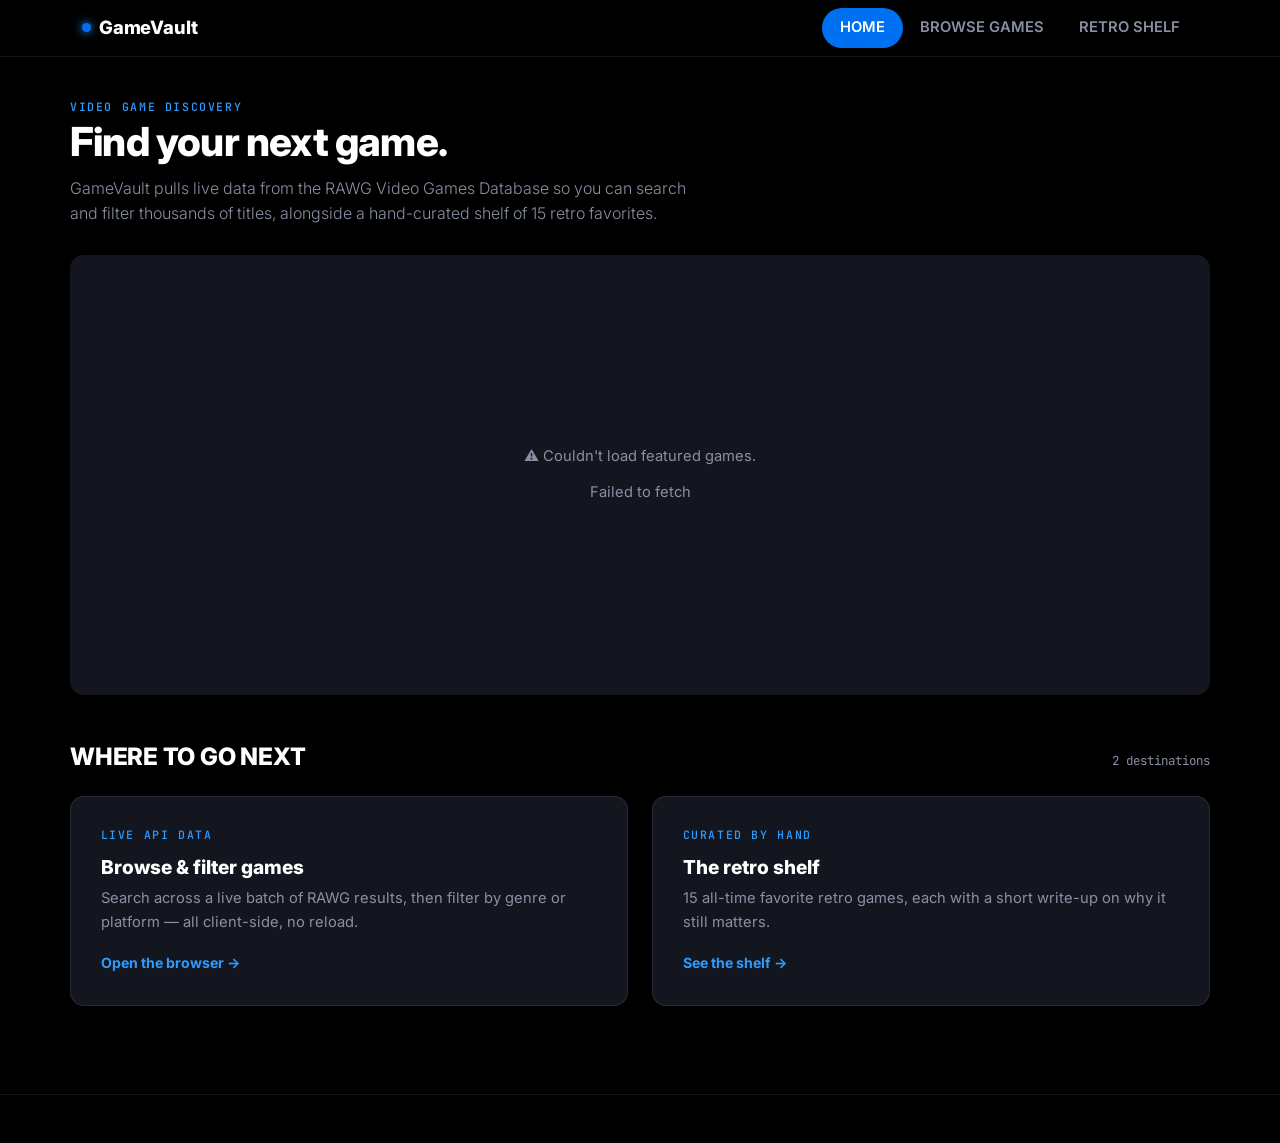
<file: index.html>
<!DOCTYPE html>
<html lang="en">
<head>
  <meta charset="UTF-8" />
  <meta name="viewport" content="width=device-width, initial-scale=1.0" />
  <title>GameVault — Video Game Discovery</title>
  <meta name="description" content="GameVault: browse, search and discover video games, plus a hand-picked shelf of all-time retro favorites." />

  <link rel="preconnect" href="https://fonts.googleapis.com" />
  <link rel="preconnect" href="https://fonts.gstatic.com" crossorigin />
  <link href="https://fonts.googleapis.com/css2?family=Inter:wght@400;500;600;700;800&family=JetBrains+Mono:wght@400;500&display=swap" rel="stylesheet" />

  <link href="https://cdn.jsdelivr.net/npm/bootstrap@5.3.3/dist/css/bootstrap.min.css" rel="stylesheet" />
  <link rel="stylesheet" href="css/style.css" />
</head>
<body>

  <!-- ============ NAV ============ -->
  <nav class="navbar navbar-expand-lg gv-nav">
    <div class="container">
      <a class="navbar-brand" href="index.html"><span class="brand-dot"></span>GameVault</a>
      <button class="navbar-toggler" type="button" data-bs-toggle="collapse" data-bs-target="#gvNavContent" aria-controls="gvNavContent" aria-expanded="false" aria-label="Toggle navigation">
        <span class="navbar-toggler-icon"></span>
      </button>
      <div class="collapse navbar-collapse" id="gvNavContent">
        <ul class="navbar-nav ms-auto">
          <li class="nav-item"><a class="nav-link" href="index.html">HOME</a></li>
          <li class="nav-item"><a class="nav-link" href="games.html">BROWSE GAMES</a></li>
          <li class="nav-item"><a class="nav-link" href="retro.html">RETRO SHELF</a></li>
        </ul>
      </div>
    </div>
  </nav>

  <!-- ============ HERO + CAROUSEL ============ -->
  <header class="hero-top container">
    <span class="eyebrow">Video game discovery</span>
    <h1 class="display-heading">Find your next game.</h1>
    <p class="lead">
      GameVault pulls live data from the RAWG Video Games Database so you can search and filter
      thousands of titles, alongside a hand-curated shelf of 15 retro favorites.
    </p>

    <div id="carouselMount"><!-- FeaturedCarousel injects here --></div>
  </header>

  <!-- ============ SECTION LINKS ============ -->
  <main class="container section">
    <div class="section-heading">
      <h2>WHERE TO GO NEXT</h2>
      <span class="section-note">2 destinations</span>
    </div>
    <div class="row g-4">
      <div class="col-md-6">
        <a class="link-card d-block" href="games.html">
          <span class="eyebrow">Live API data</span>
          <h3>Browse &amp; filter games</h3>
          <p>Search across a live batch of RAWG results, then filter by genre or platform — all client-side, no reload.</p>
          <span class="go">Open the browser →</span>
        </a>
      </div>
      <div class="col-md-6">
        <a class="link-card d-block" href="retro.html">
          <span class="eyebrow">Curated by hand</span>
          <h3>The retro shelf</h3>
          <p>15 all-time favorite retro games, each with a short write-up on why it still matters.</p>
          <span class="go">See the shelf →</span>
        </a>
      </div>
    </div>
  </main>

  <footer class="gv-footer"></footer>

  <script src="https://cdn.jsdelivr.net/npm/bootstrap@5.3.3/dist/js/bootstrap.bundle.min.js"></script>
  <script src="js/config.js"></script>
  <script src="js/api.js"></script>
  <script src="js/carousel.js"></script>
  <script src="js/nav.js"></script>
  <script>
    document.addEventListener("DOMContentLoaded", () => {
      const api = new GameVaultAPI(GV_CONFIG.RAWG_API_KEY, GV_CONFIG.RAWG_BASE_URL);
      const carousel = new FeaturedCarousel(api, document.getElementById("carouselMount"));
      carousel.init();
    });
  </script>
</body>
</html>
</file>
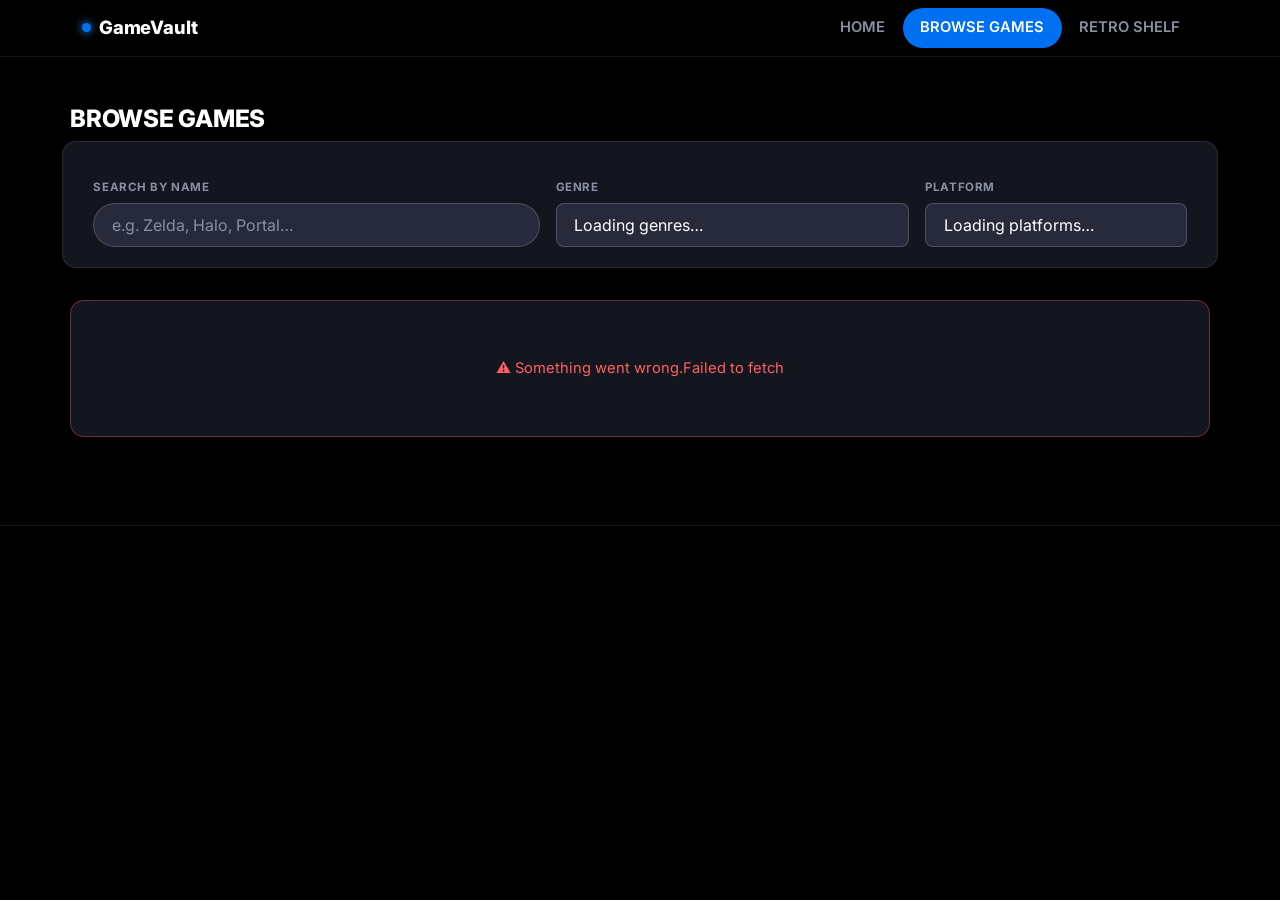
<file: games.html>
<!DOCTYPE html>
<html lang="en">
<head>
  <meta charset="UTF-8" />
  <meta name="viewport" content="width=device-width, initial-scale=1.0" />
  <title>Browse Games — GameVault</title>
  <meta name="description" content="Search and filter live video game data by genre and platform." />

  <link rel="preconnect" href="https://fonts.googleapis.com" />
  <link rel="preconnect" href="https://fonts.gstatic.com" crossorigin />
  <link href="https://fonts.googleapis.com/css2?family=Inter:wght@400;500;600;700;800&family=JetBrains+Mono:wght@400;500&display=swap" rel="stylesheet" />

  <link href="https://cdn.jsdelivr.net/npm/bootstrap@5.3.3/dist/css/bootstrap.min.css" rel="stylesheet" />
  <link rel="stylesheet" href="css/style.css" />
</head>
<body>

  <!-- ============ NAV ============ -->
  <nav class="navbar navbar-expand-lg gv-nav">
    <div class="container">
      <a class="navbar-brand" href="index.html"><span class="brand-dot"></span>GameVault</a>
      <button class="navbar-toggler" type="button" data-bs-toggle="collapse" data-bs-target="#gvNavContent" aria-controls="gvNavContent" aria-expanded="false" aria-label="Toggle navigation">
        <span class="navbar-toggler-icon"></span>
      </button>
      <div class="collapse navbar-collapse" id="gvNavContent">
        <ul class="navbar-nav ms-auto">
          <li class="nav-item"><a class="nav-link" href="index.html">HOME</a></li>
          <li class="nav-item"><a class="nav-link" href="games.html">BROWSE GAMES</a></li>
          <li class="nav-item"><a class="nav-link" href="retro.html">RETRO SHELF</a></li>
        </ul>
      </div>
    </div>
  </nav>

  <main class="container section">
    <div class="section-heading">
      <h2>BROWSE GAMES</h2>
    </div>

    <!-- Filters — client-side over the fetched batch -->
    <div class="filter-bar row g-3 align-items-end">
      <div class="col-md-5">
        <label for="searchInput">Search by name</label>
        <input type="text" id="searchInput" class="form-control" placeholder="e.g. Zelda, Halo, Portal…" autocomplete="off" />
      </div>
      <div class="col-md-4">
        <label for="genreSelect">Genre</label>
        <select id="genreSelect" class="form-select">
          <option value="">Loading genres…</option>
        </select>
      </div>
      <div class="col-md-3">
        <label for="platformSelect">Platform</label>
        <select id="platformSelect" class="form-select">
          <option value="">Loading platforms…</option>
        </select>
      </div>
    </div>

    <p id="resultsCount" class="results-count d-none"></p>

    <div id="stateEl" class="state-panel"></div>

    <div id="gamesGrid" class="row g-4 d-none"></div>
  </main>

  <footer class="gv-footer"></footer>

  <script src="https://cdn.jsdelivr.net/npm/bootstrap@5.3.3/dist/js/bootstrap.bundle.min.js"></script>
  <script src="js/config.js"></script>
  <script src="js/api.js"></script>
  <script src="js/games.js"></script>
  <script src="js/nav.js"></script>
  <script>
    document.addEventListener("DOMContentLoaded", () => {
      const api = new GameVaultAPI(GV_CONFIG.RAWG_API_KEY, GV_CONFIG.RAWG_BASE_URL);
      const browser = new GameBrowser(api, {
        grid: document.getElementById("gamesGrid"),
        count: document.getElementById("resultsCount"),
        searchInput: document.getElementById("searchInput"),
        genreSelect: document.getElementById("genreSelect"),
        platformSelect: document.getElementById("platformSelect"),
        state: document.getElementById("stateEl"),
      });
      browser.init();
    });
  </script>
</body>
</html>
</file>
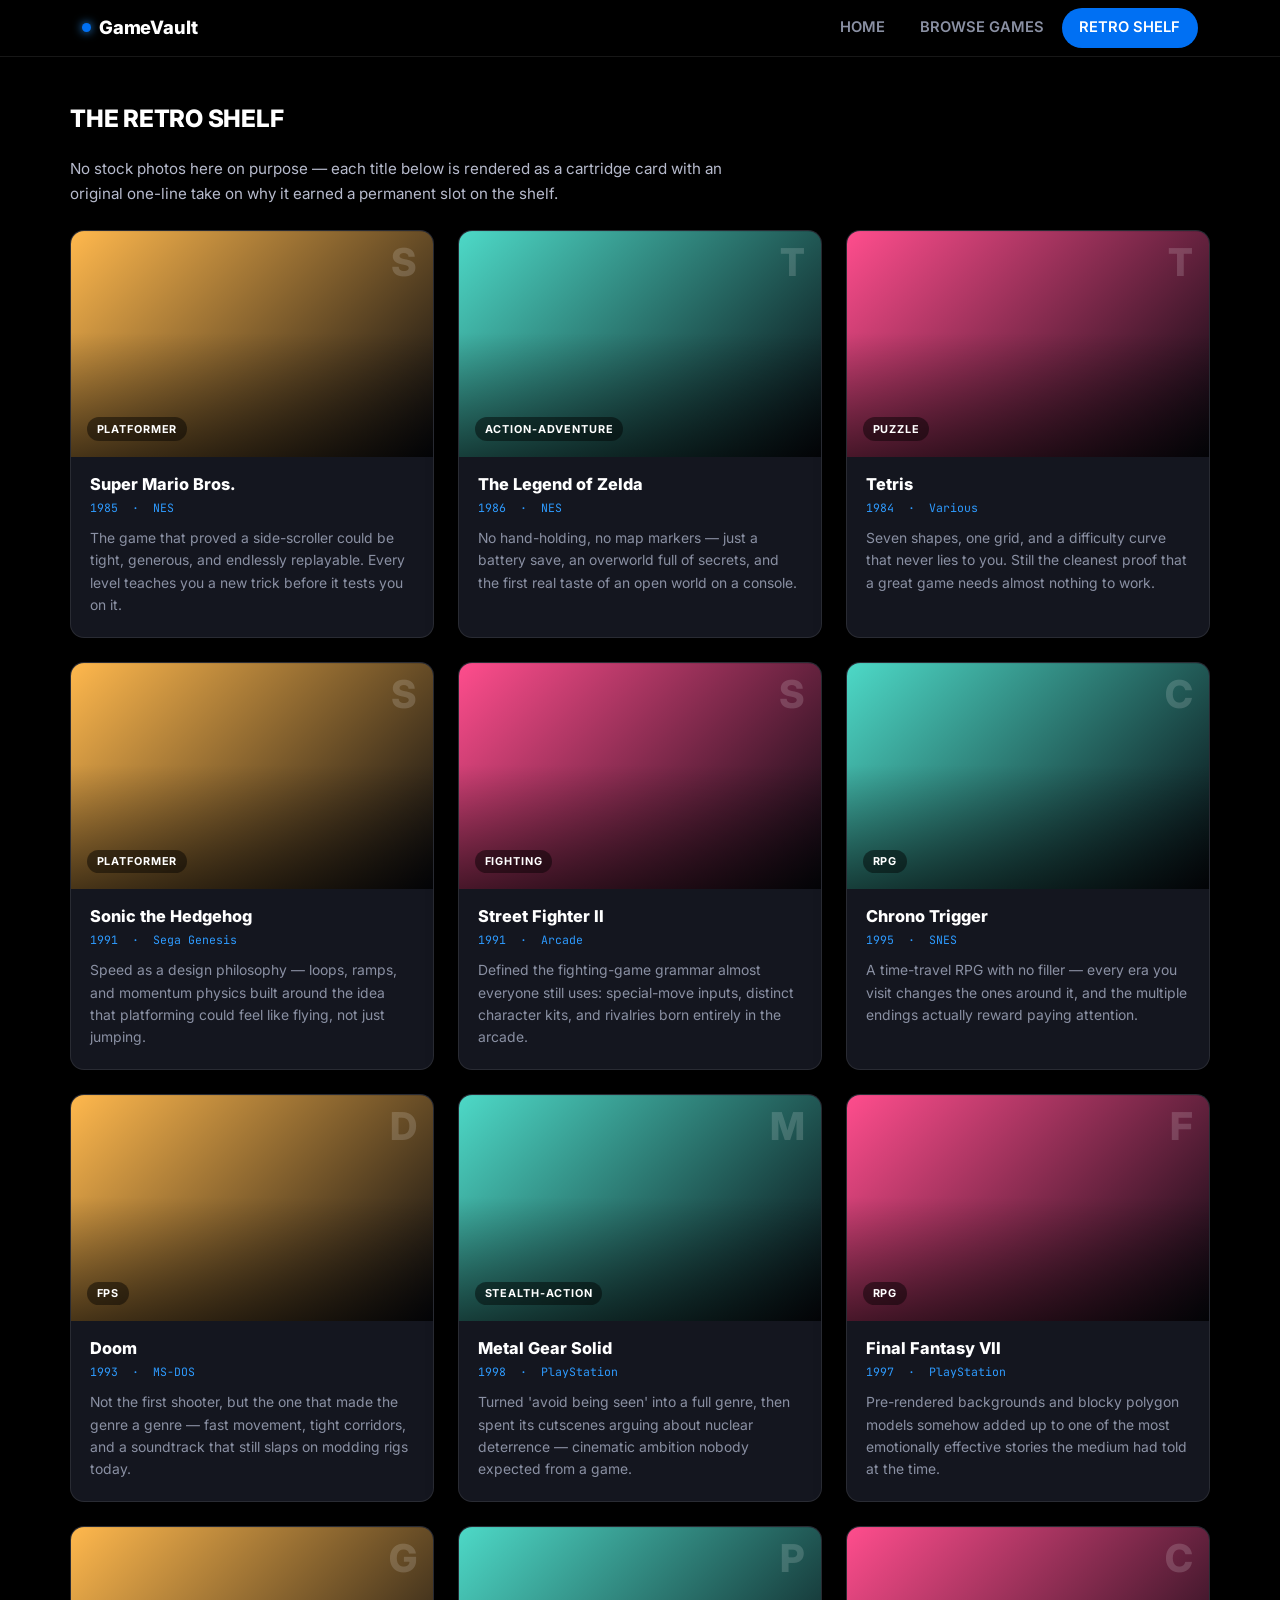
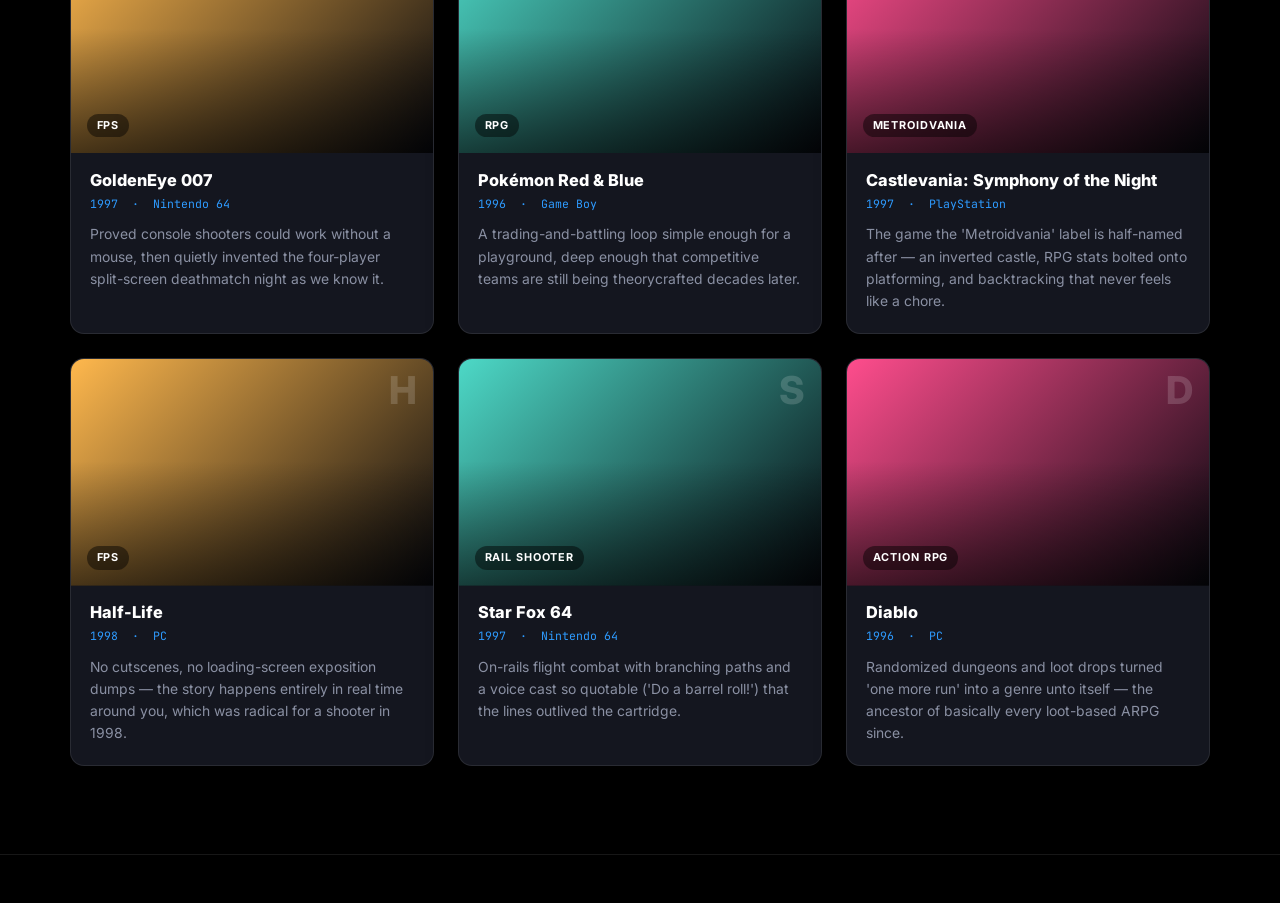
<file: retro.html>
<!DOCTYPE html>
<html lang="en">
<head>
  <meta charset="UTF-8" />
  <meta name="viewport" content="width=device-width, initial-scale=1.0" />
  <title>Retro Shelf — GameVault</title>
  <meta name="description" content="15 hand-picked all-time favorite retro games with original write-ups." />

  <link rel="preconnect" href="https://fonts.googleapis.com" />
  <link rel="preconnect" href="https://fonts.gstatic.com" crossorigin />
  <link href="https://fonts.googleapis.com/css2?family=Inter:wght@400;500;600;700;800&family=JetBrains+Mono:wght@400;500&display=swap" rel="stylesheet" />

  <link href="https://cdn.jsdelivr.net/npm/bootstrap@5.3.3/dist/css/bootstrap.min.css" rel="stylesheet" />
  <link rel="stylesheet" href="css/style.css" />
</head>
<body>

  <!-- ============ NAV ============ -->
  <nav class="navbar navbar-expand-lg gv-nav">
    <div class="container">
      <a class="navbar-brand" href="index.html"><span class="brand-dot"></span>GameVault</a>
      <button class="navbar-toggler" type="button" data-bs-toggle="collapse" data-bs-target="#gvNavContent" aria-controls="gvNavContent" aria-expanded="false" aria-label="Toggle navigation">
        <span class="navbar-toggler-icon"></span>
      </button>
      <div class="collapse navbar-collapse" id="gvNavContent">
        <ul class="navbar-nav ms-auto">
          <li class="nav-item"><a class="nav-link" href="index.html">HOME</a></li>
          <li class="nav-item"><a class="nav-link" href="games.html">BROWSE GAMES</a></li>
          <li class="nav-item"><a class="nav-link" href="retro.html">RETRO SHELF</a></li>
        </ul>
      </div>
    </div>
  </nav>

  <main class="container section">
    <div class="section-heading">
      <h2>THE RETRO SHELF</h2>
    </div>
    <p class="retro-note mb-4" style="max-width: 42rem;">
      No stock photos here on purpose — each title below is rendered as a cartridge card with an original
      one-line take on why it earned a permanent slot on the shelf.
    </p>

    <div id="retroGrid" class="row g-4"></div>
  </main>

  <footer class="gv-footer"></footer>

  <script src="https://cdn.jsdelivr.net/npm/bootstrap@5.3.3/dist/js/bootstrap.bundle.min.js"></script>
  <script src="js/config.js"></script>
  <script src="js/api.js"></script>
  <script src="js/retro-data.js"></script>
  <script src="js/nav.js"></script>
  <script>
    document.addEventListener("DOMContentLoaded", () => {
      const api = new GameVaultAPI(GV_CONFIG.RAWG_API_KEY, GV_CONFIG.RAWG_BASE_URL);
      const gallery = new RetroGallery(api, RETRO_GAMES, document.getElementById("retroGrid"));
      gallery.init();
    });
  </script>
</body>
</html>
</file>
<file: css/style.css>
/* =========================================================
   GameVault — Design Tokens (PlayStation Store-inspired)
   Palette: true black base, PS blue accent, white type
   Type: Inter (display/body, heavy weights for headings) + JetBrains Mono (data/labels)
   ========================================================= */
:root {
  --bg: #000000;
  --bg-elevated: #14161f;
  --bg-elevated-2: #1d202c;
  --bg-elevated-3: #262a3a;
  --text: #ffffff;
  --text-muted: #8a90a3;
  --accent-blue: #0070f3;
  --accent-blue-bright: #2e9bff;
  --accent-blue-deep: #003791;
  --border: rgba(255, 255, 255, 0.09);
  --border-strong: rgba(255, 255, 255, 0.18);

  --font-body: "Inter", "Segoe UI", sans-serif;
  --font-mono: "JetBrains Mono", "Courier New", monospace;

  --radius: 14px;
  --radius-sm: 8px;
  --shadow-soft: 0 24px 60px rgba(0, 0, 0, 0.55);
  --shadow-tile: 0 12px 30px rgba(0, 0, 0, 0.45);
}

* { box-sizing: border-box; }
html { scroll-behavior: smooth; }

body {
  background: var(--bg);
  color: var(--text);
  font-family: var(--font-body);
  margin: 0;
  line-height: 1.6;
  -webkit-font-smoothing: antialiased;
}

a { color: inherit; text-decoration: none; }
img { max-width: 100%; display: block; }
::selection { background: var(--accent-blue); color: #fff; }

a:focus-visible,
button:focus-visible,
input:focus-visible,
select:focus-visible {
  outline: 2px solid var(--accent-blue-bright);
  outline-offset: 3px;
}

@media (prefers-reduced-motion: reduce) {
  *, *::before, *::after {
    animation-duration: 0.001ms !important;
    animation-iteration-count: 1 !important;
    transition-duration: 0.001ms !important;
    scroll-behavior: auto !important;
  }
}

.eyebrow {
  font-family: var(--font-mono);
  font-size: 0.72rem;
  letter-spacing: 0.14em;
  text-transform: uppercase;
  color: var(--accent-blue-bright);
  font-weight: 500;
}

.display-heading {
  font-weight: 800;
  letter-spacing: -0.02em;
}

/* =========================================================
   Navigation — PS Store style top bar
   ========================================================= */
.gv-nav {
  background: rgba(0, 0, 0, 0.88);
  backdrop-filter: blur(14px);
  border-bottom: 1px solid var(--border);
  position: sticky;
  top: 0;
  z-index: 50;
}

.gv-nav .navbar-brand {
  font-weight: 800;
  font-size: 1.15rem;
  letter-spacing: -0.01em;
  color: var(--text);
  display: flex;
  align-items: center;
  gap: 0.5rem;
}

.gv-nav .navbar-brand .brand-dot {
  width: 9px;
  height: 9px;
  border-radius: 50%;
  background: var(--accent-blue);
  display: inline-block;
  box-shadow: 0 0 10px var(--accent-blue-bright);
}

.gv-nav .nav-link {
  font-size: 0.92rem;
  font-weight: 600;
  color: var(--text-muted) !important;
  padding: 0.5rem 1.1rem !important;
  border-radius: 999px;
  transition: color 0.2s ease, background 0.2s ease;
}

.gv-nav .nav-link:hover {
  color: var(--text) !important;
  background: var(--bg-elevated-2);
}

.gv-nav .nav-link.active {
  color: var(--text) !important;
  background: var(--accent-blue);
}

.gv-nav .navbar-toggler {
  border-color: var(--border-strong);
  filter: invert(1);
}

/* =========================================================
   Hero + Carousel — full-bleed banner, PS Store hero shelf
   ========================================================= */
.hero-top {
  padding: 2.25rem 0 0;
}

.hero-top h1 {
  font-size: clamp(1.6rem, 3.4vw, 2.5rem);
  margin-bottom: 0.6rem;
}

.hero-top .lead {
  color: var(--text-muted);
  max-width: 40rem;
  font-size: 1rem;
  margin-bottom: 1.75rem;
}

#featuredCarousel,
.carousel-placeholder,
.carousel-error {
  border-radius: var(--radius);
  overflow: hidden;
  box-shadow: var(--shadow-soft);
}

#featuredCarousel .carousel-item { min-height: 440px; }

.carousel-slide-bg {
  position: relative;
  min-height: 440px;
  background-size: cover;
  background-position: center;
  display: flex;
  align-items: flex-end;
  background-color: var(--bg-elevated);
}

.carousel-slide-bg::before {
  content: "";
  position: absolute;
  inset: 0;
  background: linear-gradient(90deg, rgba(0,0,0,0.92) 0%, rgba(0,0,0,0.55) 42%, rgba(0,0,0,0.15) 75%),
              linear-gradient(0deg, rgba(0,0,0,0.85) 0%, rgba(0,0,0,0) 45%);
}

.carousel-slide-content {
  position: relative;
  z-index: 2;
  padding: 2.5rem 2.75rem;
  max-width: 620px;
}

.carousel-slide-content .tag {
  display: inline-block;
  background: var(--accent-blue);
  color: #fff;
  font-size: 0.7rem;
  font-weight: 700;
  letter-spacing: 0.08em;
  text-transform: uppercase;
  padding: 0.3rem 0.75rem;
  border-radius: 999px;
  margin-bottom: 0.9rem;
}

.carousel-slide-content h3 {
  font-size: clamp(1.6rem, 3vw, 2.4rem);
  font-weight: 800;
  letter-spacing: -0.01em;
  margin-bottom: 0.5rem;
}

.carousel-slide-content p {
  color: #d3d6e0;
  margin-bottom: 0;
  font-size: 0.98rem;
}

.carousel-slide-content .meta {
  font-family: var(--font-mono);
  font-size: 0.8rem;
  color: var(--accent-blue-bright);
  margin-top: 0.85rem;
}

#featuredCarousel .carousel-control-prev,
#featuredCarousel .carousel-control-next {
  width: 7%;
  opacity: 0;
  transition: opacity 0.2s ease;
}

#featuredCarousel:hover .carousel-control-prev,
#featuredCarousel:hover .carousel-control-next {
  opacity: 0.85;
}

#featuredCarousel .carousel-indicators {
  margin-bottom: 1.2rem;
}

#featuredCarousel .carousel-indicators [data-bs-target] {
  background-color: rgba(255, 255, 255, 0.4);
  width: 26px;
  height: 3px;
  border-radius: 2px;
  transition: background-color 0.2s ease;
}

#featuredCarousel .carousel-indicators .active {
  background-color: var(--accent-blue-bright);
}

.carousel-placeholder,
.carousel-error {
  min-height: 440px;
  display: flex;
  align-items: center;
  justify-content: center;
  flex-direction: column;
  gap: 0.75rem;
  color: var(--text-muted);
  font-size: 0.92rem;
  text-align: center;
  padding: 2rem;
  background: var(--bg-elevated);
}

.pixel-spinner {
  width: 30px;
  height: 30px;
  border: 3px solid var(--border-strong);
  border-top-color: var(--accent-blue-bright);
  border-radius: 50%;
  animation: spin 0.8s linear infinite;
}

@keyframes spin { to { transform: rotate(360deg); } }

/* =========================================================
   Section shells
   ========================================================= */
.section { padding: 3rem 0; }

.section-heading {
  display: flex;
  align-items: baseline;
  justify-content: space-between;
  flex-wrap: wrap;
  gap: 1rem;
  margin-bottom: 1.5rem;
}

.section-heading h2 {
  font-size: clamp(1.15rem, 2vw, 1.5rem);
  font-weight: 800;
  margin: 0;
  letter-spacing: -0.01em;
}

.section-heading .section-note {
  font-family: var(--font-mono);
  font-size: 0.78rem;
  color: var(--text-muted);
}

.retro-note {
  color: #b6bacc;
  font-size: 0.95rem;
}

.link-card {
  background: var(--bg-elevated);
  border: 1px solid var(--border);
  border-radius: var(--radius);
  padding: 1.85rem;
  height: 100%;
  transition: transform 0.2s ease, border-color 0.2s ease, background 0.2s ease;
}

.link-card:hover {
  transform: translateY(-4px);
  border-color: var(--accent-blue);
  background: var(--bg-elevated-2);
}

.link-card .eyebrow { display: block; margin-bottom: 0.7rem; }
.link-card h3 { margin-bottom: 0.5rem; font-size: 1.2rem; font-weight: 800; }
.link-card p { color: var(--text-muted); margin-bottom: 1rem; font-size: 0.92rem; }
.link-card .go {
  font-weight: 700;
  font-size: 0.88rem;
  color: var(--accent-blue-bright);
}

/* =========================================================
   Games browser — PS Store tile grid + pill filters
   ========================================================= */
.filter-bar {
  background: var(--bg-elevated);
  border: 1px solid var(--border);
  border-radius: var(--radius);
  padding: 1.25rem 1.4rem;
  margin-bottom: 2rem;
}

.filter-bar label {
  font-size: 0.72rem;
  font-weight: 700;
  letter-spacing: 0.05em;
  text-transform: uppercase;
  color: var(--text-muted);
  margin-bottom: 0.4rem;
  display: block;
}

.filter-bar .form-control,
.filter-bar .form-select {
  background: var(--bg-elevated-3);
  border: 1px solid var(--border-strong);
  color: var(--text);
  font-family: var(--font-body);
  border-radius: 999px;
  padding: 0.55rem 1.1rem;
}

.filter-bar .form-select {
  border-radius: var(--radius-sm);
}

.filter-bar .form-control:focus,
.filter-bar .form-select:focus {
  background: var(--bg-elevated-3);
  color: var(--text);
  border-color: var(--accent-blue);
  box-shadow: 0 0 0 0.2rem rgba(0, 112, 243, 0.25);
}

.filter-bar .form-control::placeholder { color: var(--text-muted); }

.results-count {
  font-family: var(--font-mono);
  font-size: 0.8rem;
  color: var(--text-muted);
  margin-bottom: 1.25rem;
}

.game-card {
  background: var(--bg-elevated);
  border: 1px solid var(--border);
  border-radius: var(--radius);
  overflow: hidden;
  height: 100%;
  display: flex;
  flex-direction: column;
  box-shadow: var(--shadow-tile);
  transition: transform 0.2s ease, border-color 0.2s ease;
}

.game-card:hover {
  transform: translateY(-6px) scale(1.015);
  border-color: var(--accent-blue);
}

.game-card .thumb {
  aspect-ratio: 3 / 4;
  background-size: cover;
  background-position: center;
  background-color: var(--bg-elevated-2);
}

.game-card .body {
  padding: 0.9rem 1rem 1.1rem;
  display: flex;
  flex-direction: column;
  gap: 0.35rem;
  flex: 1;
}

.game-card h4 {
  font-size: 0.98rem;
  font-weight: 700;
  margin: 0;
}

.game-card .rating {
  font-family: var(--font-mono);
  font-size: 0.74rem;
  color: var(--accent-blue-bright);
}

.game-card .chips {
  display: flex;
  flex-wrap: wrap;
  gap: 0.3rem;
  margin-top: auto;
  padding-top: 0.5rem;
}

.chip {
  font-size: 0.66rem;
  font-weight: 600;
  letter-spacing: 0.02em;
  padding: 0.18rem 0.55rem;
  border-radius: 999px;
  background: var(--bg-elevated-3);
  color: var(--text-muted);
}

.state-panel {
  text-align: center;
  padding: 3.5rem 1.5rem;
  color: var(--text-muted);
  font-size: 0.92rem;
  border: 1px solid var(--border);
  border-radius: var(--radius);
  background: var(--bg-elevated);
}

.state-panel.error { color: #ff6161; border-color: rgba(255, 97, 97, 0.35); }

/* =========================================================
   Retro tiles — gradient box-art style (no external images)
   ========================================================= */
.cartridge {
  background: var(--bg-elevated);
  border: 1px solid var(--border);
  border-radius: var(--radius);
  overflow: hidden;
  height: 100%;
  box-shadow: var(--shadow-tile);
  transition: transform 0.2s ease, border-color 0.2s ease;
}

.cartridge:hover {
  transform: translateY(-6px) scale(1.015);
  border-color: var(--accent-blue);
}

.cartridge .art {
  aspect-ratio: 16 / 10;
  background-size: cover;
  background-position: center;
  background-color: var(--bg-elevated-3);
  background-image: linear-gradient(135deg, var(--cart-color, var(--accent-blue)) 0%, #05070d 100%);
  display: flex;
  align-items: flex-end;
  padding: 1rem;
  position: relative;
}

.cartridge .art::after {
  content: "";
  position: absolute;
  inset: 0;
  background: linear-gradient(0deg, rgba(0, 0, 0, 0.55) 0%, rgba(0, 0, 0, 0) 55%);
  pointer-events: none;
}

.cartridge .art .initial {
  position: absolute;
  top: 0.75rem;
  right: 1rem;
  font-size: 2.4rem;
  font-weight: 800;
  color: rgba(255, 255, 255, 0.16);
  line-height: 1;
  z-index: 1;
}

.cartridge .art .cart-label {
  position: relative;
  z-index: 2;
  font-size: 0.68rem;
  font-weight: 700;
  letter-spacing: 0.08em;
  text-transform: uppercase;
  color: #fff;
  background: rgba(0, 0, 0, 0.45);
  padding: 0.2rem 0.6rem;
  border-radius: 999px;
  backdrop-filter: blur(4px);
}

.cartridge .art .pixel-spinner {
  margin: auto;
  z-index: 2;
}

.skeleton-line {
  height: 12px;
  border-radius: 4px;
  background: var(--bg-elevated-3);
  margin-bottom: 0.6rem;
  animation: pulse 1.3s ease-in-out infinite;
}

@keyframes pulse {
  0%, 100% { opacity: 0.6; }
  50% { opacity: 1; }
}

.cartridge .body {
  padding: 1.1rem 1.2rem 1.3rem;
}

.cartridge h4 {
  font-size: 1.02rem;
  font-weight: 800;
  margin-bottom: 0.3rem;
}

.cartridge .cart-meta {
  font-family: var(--font-mono);
  font-size: 0.72rem;
  color: var(--accent-blue-bright);
  margin-bottom: 0.6rem;
}

.cartridge p {
  font-size: 0.87rem;
  color: var(--text-muted);
  margin-bottom: 0;
}

/* =========================================================
   Footer
   ========================================================= */
.gv-footer {
  border-top: 1px solid var(--border);
  padding: 1.5rem 0;
  margin-top: 2.5rem;
}

/* Responsive tightening */
@media (max-width: 767.98px) {
  .hero-top { padding: 1.5rem 0 0; }
  .carousel-slide-bg,
  #featuredCarousel .carousel-item,
  .carousel-placeholder,
  .carousel-error { min-height: 320px; }
  .carousel-slide-content { padding: 1.5rem 1.5rem 1.75rem; max-width: 100%; }
  .section { padding: 2.25rem 0; }
}
</file>
